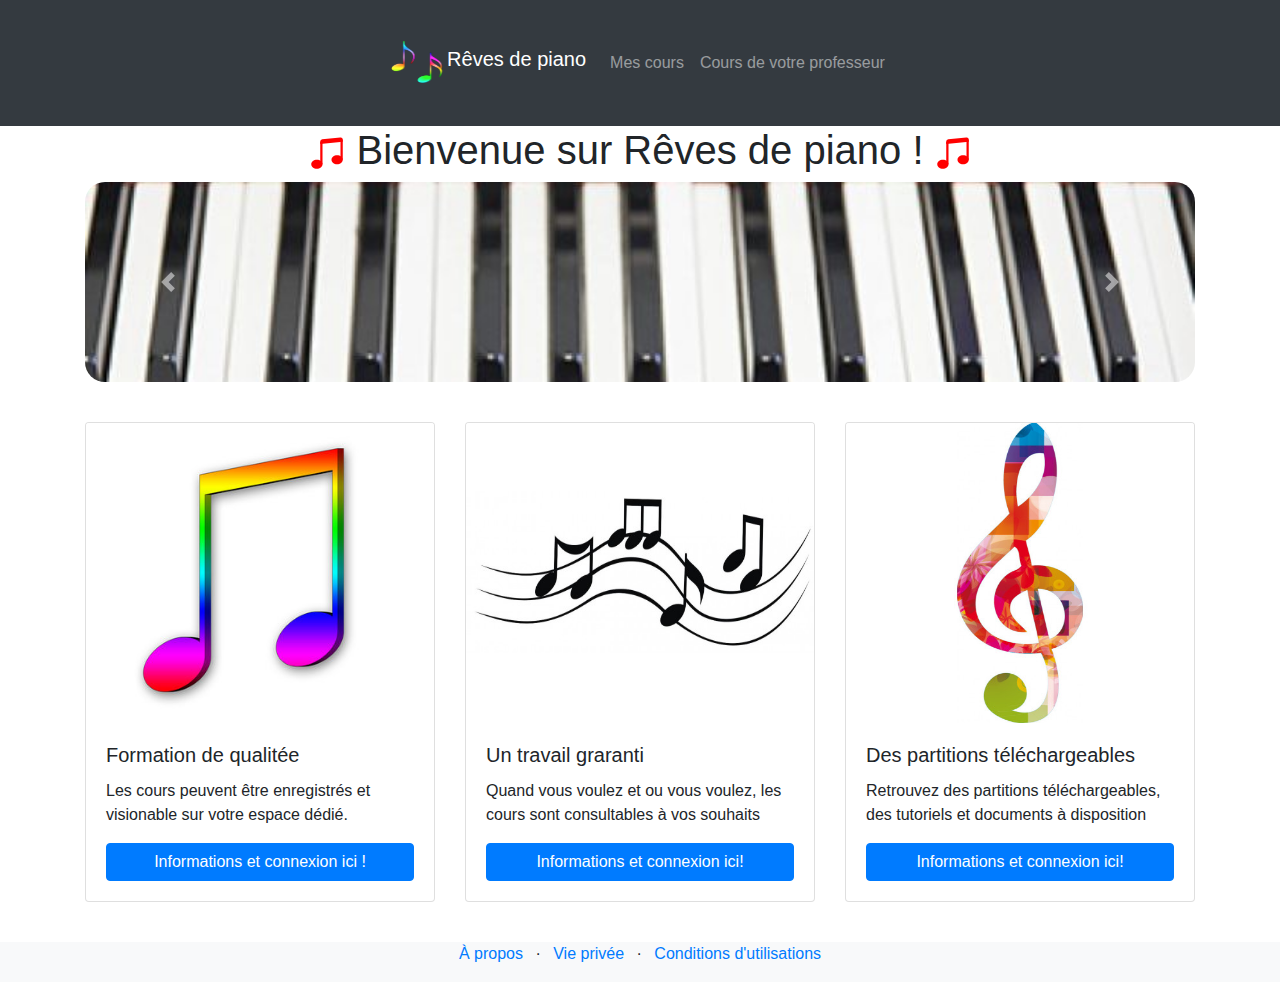
<file: index.html>
<!DOCTYPE html>
<html lang="en">

<head>





 <!-- Google Tag Manager -->
<script>(function(w,d,s,l,i){w[l]=w[l]||[];w[l].push({'gtm.start':
new Date().getTime(),event:'gtm.js'});var f=d.getElementsByTagName(s)[0],
j=d.createElement(s),dl=l!='dataLayer'?'&l='+l:'';j.async=true;j.src=
'https://www.googletagmanager.com/gtm.js?id='+i+dl;f.parentNode.insertBefore(j,f);
})(window,document,'script','dataLayer','GTM-NHVDGN8');</script>
<!-- End Google Tag Manager -->
  <meta charset="utf-8" />
  <meta name="viewport" content="width=device-width, initial-scale=1, shrink-to-fit=no" />
    <link
  rel="stylesheet"
  href="https://stackpath.bootstrapcdn.com/bootstrap/4.4.1/css/bootstrap.min.css"
  integrity="sha384-Vkoo8x4CGsO3+Hhxv8T/Q5PaXtkKtu6ug5TOeNV6gBiFeWPGFN9MuhOf23Q9Ifjh"
  crossorigin="anonymous"
  >
  <link rel="stylesheet" type="text/css" href="css/style.css" media="all"/>


  <title>Rêves de piano</title>
</head>

<body>
  <!-- Google Tag Manager (noscript) -->
<noscript><iframe src="https://www.googletagmanager.com/ns.html?id=GTM-NHVDGN8"
  height="0" width="0" style="display:none;visibility:hidden"></iframe></noscript>
  <!-- End Google Tag Manager (noscript) -->
  <div class="bg-dark">
    <div class="container d-flex flexcent paddingtop paddingbottom ">
      <div class="row  ">
        <nav class="col navbar navbar-expand-lg navbar-dark  ">
          
            <img src="img/1.png" width="60" height="50" alt="Site logo">
            
           <h1 class="navbar-brand  "> Rêves de piano</h1>  
          <button class="navbar-toggler" type="button" data-toggle="collapse" data-target="#navbarContent" aria-controls="navbarSupportedContent" aria-expanded="false" aria-label="Toggle navigation">
            <span class="navbar-toggler-icon"></span>
          </button>
          <div id="navbarContent" class="collapse navbar-collapse ">
            <ul class="navbar-nav">
             
              <li class="nav-item">
                <a class="nav-link" href="connexion.html">Mes cours</a>
              </li>
			    </li>
              <li class="nav-item">
                <a class="nav-link" href="lesson-1.html">Cours de votre professeur</a>
              </li>
            </ul>
          </div>
        </nav>
      </div>
    </div>
  </div>
  <div class="container">
    <div class="row">
      <div class="col col-xs-12 col-sm-12">
        <div class="jumbotron-md-12 widthall text-center colorcha">

            <h1>  <svg xmlns="http://www.w3.org/2000/svg" width="36" height="36" fill="red" class="bi bi-music-note-beamed" viewBox="0 0 16 16">
                <path d="M6 13c0 1.105-1.12 2-2.5 2S1 14.105 1 13c0-1.104 1.12-2 2.5-2s2.5.896 2.5 2zm9-2c0 1.105-1.12 2-2.5 2s-2.5-.895-2.5-2 1.12-2 2.5-2 2.5.895 2.5 2z"/>
                <path fill-rule="evenodd" d="M14 11V2h1v9h-1zM6 3v10H5V3h1z"/>
                <path d="M5 2.905a1 1 0 0 1 .9-.995l8-.8a1 1 0 0 1 1.1.995V3L5 4V2.905z"/>
              </svg>



        Bienvenue sur Rêves de piano ! 
          <svg xmlns="http://www.w3.org/2000/svg" width="36" height="36" fill="red" class="bi bi-music-note-beamed" viewBox="0 0 16 16">
            <path d="M6 13c0 1.105-1.12 2-2.5 2S1 14.105 1 13c0-1.104 1.12-2 2.5-2s2.5.896 2.5 2zm9-2c0 1.105-1.12 2-2.5 2s-2.5-.895-2.5-2 1.12-2 2.5-2 2.5.895 2.5 2z"/>
            <path fill-rule="evenodd" d="M14 11V2h1v9h-1zM6 3v10H5V3h1z"/>
            <path d="M5 2.905a1 1 0 0 1 .9-.995l8-.8a1 1 0 0 1 1.1.995V3L5 4V2.905z"/>
          </svg> </h1>
        </div>
      </div>
    </div>




    <div id="carouselControls" class="carousel slide" data-ride="carousel">
        <div class="carousel-inner">
            <div class="carousel slide marbotm " data-ride="carousel">
                <div class="carousel-inner radiusimg text ">
                   <div class="carousel-item active ">
                      <img src="carousel/apprenant.jpg"  class="d-block w-100" alt="...">
                   </div>
                   <div class="carousel-item radiusimg  ">
                      <img src="carousel/apprenant2.jpg"   class="d-block w-100" alt="...">
                   </div>
                   <div class="carousel-item radiusimg  ">
                    <img src="carousel/apprenant3.jpg"   class="d-block w-100" alt="...">
                 </div>
                 <div class="carousel-item radiusimg  ">
                    <img src="carousel/apprenant4.jpg"   class="d-block w-100" alt="...">
                 </div>
                </div>
             </div>


             
   
        <a class="carousel-control-prev" href="#carouselControls" role="button" data-slide="prev">
           <span class="carousel-control-prev-icon" aria-hidden="true"></span>
           <span class="sr-only">Précédent</span>
        </a>
        <a class="carousel-control-next" href="#carouselControls" role="button" data-slide="next">
           <span class="carousel-control-next-icon" aria-hidden="true"></span>
           <span class="sr-only">Suivant</span>
        </a>
     </div>


    </div>







     <div class="row martopp ">
        <div class="col-12 col-lg-4">
          <div class="card">
            <img src="img/4.png" height ="300px" alt="certificate" class="card-img-top">
            <div class="card-body d-flex flex-column">
              <h5 class="card-title">Formation de qualitée</h5>
              <p class="card-text">Les cours peuvent être enregistrés et visionable sur votre espace dédié.</p>
			  <a class="btn btn-primary stretched-link" href="connexion.html" role="button">Informations et connexion ici ! </a>
            </div>
          </div>
        </div>












   


        <div class="col-12 col-lg-4">
            <div class="card">
                <img src="img/2.png" height ="300px"alt="instructor" class="card-img-top">
                <div class="card-body d-flex flex-column">
                <h5 class="card-title">Un travail graranti</h5>
                <p class="card-text">Quand vous voulez et ou vous voulez, les cours sont consultables à vos souhaits</p>
				<a class="btn btn-primary stretched-link" href="lesson-1.html" role="button">Informations et connexion ici!  </a>
              </div>
            </div>
          </div>



          <div class="col-12 col-lg-4">
            <div class="card">
              <img src="img/3.png" height ="300px" alt="job search" class="card-img-top">
              <div class="card-body d-flex flex-column">
                <h5 class="card-title">Des partitions téléchargeables</h5>
                <p class="card-text">Retrouvez des partitions téléchargeables, des tutoriels et documents à disposition</p>
				<a class="btn btn-primary stretched-link" href="lesson-1.html" role="button">Informations et connexion ici!  </a>
              </div>
            </div>
          </div>
        </div>
      </div>
  <div class="bg-light">
    <div class="container martopp">
      <div class="row">
        <div class="col">
          <ul class="list-inline text-center">
            <li class="list-inline-item"><a href="#">À propos</a></li>
            <li class="list-inline-item">&middot;</li>
            <li class="list-inline-item"><a href="#">Vie privée</a></li>
            <li class="list-inline-item">&middot;</li>
            <li class="list-inline-item"><a href="#">Conditions d'utilisations</a></li>
          </ul>
        </div>
      </div>
    </div>
  </div>

  <!-- jQuery first, then Popper.js, then Bootstrap JS -->
  <script src="https://code.jquery.com/jquery-3.4.1.slim.min.js" integrity="sha384-J6qa4849blE2+poT4WnyKhv5vZF5SrPo0iEjwBvKU7imGFAV0wwj1yYfoRSJoZ+n" crossorigin="anonymous"></script>
  <script src="https://cdn.jsdelivr.net/npm/popper.js@1.16.0/dist/umd/popper.min.js" integrity="sha384-Q6E9RHvbIyZFJoft+2mJbHaEWldlvI9IOYy5n3zV9zzTtmI3UksdQRVvoxMfooAo" crossorigin="anonymous"></script>
  <script src="https://stackpath.bootstrapcdn.com/bootstrap/4.4.1/js/bootstrap.min.js" integrity="sha384-wfSDF2E50Y2D1uUdj0O3uMBJnjuUD4Ih7YwaYd1iqfktj0Uod8GCExl3Og8ifwB6" crossorigin="anonymous"></script>

</body>
</html>
</file>
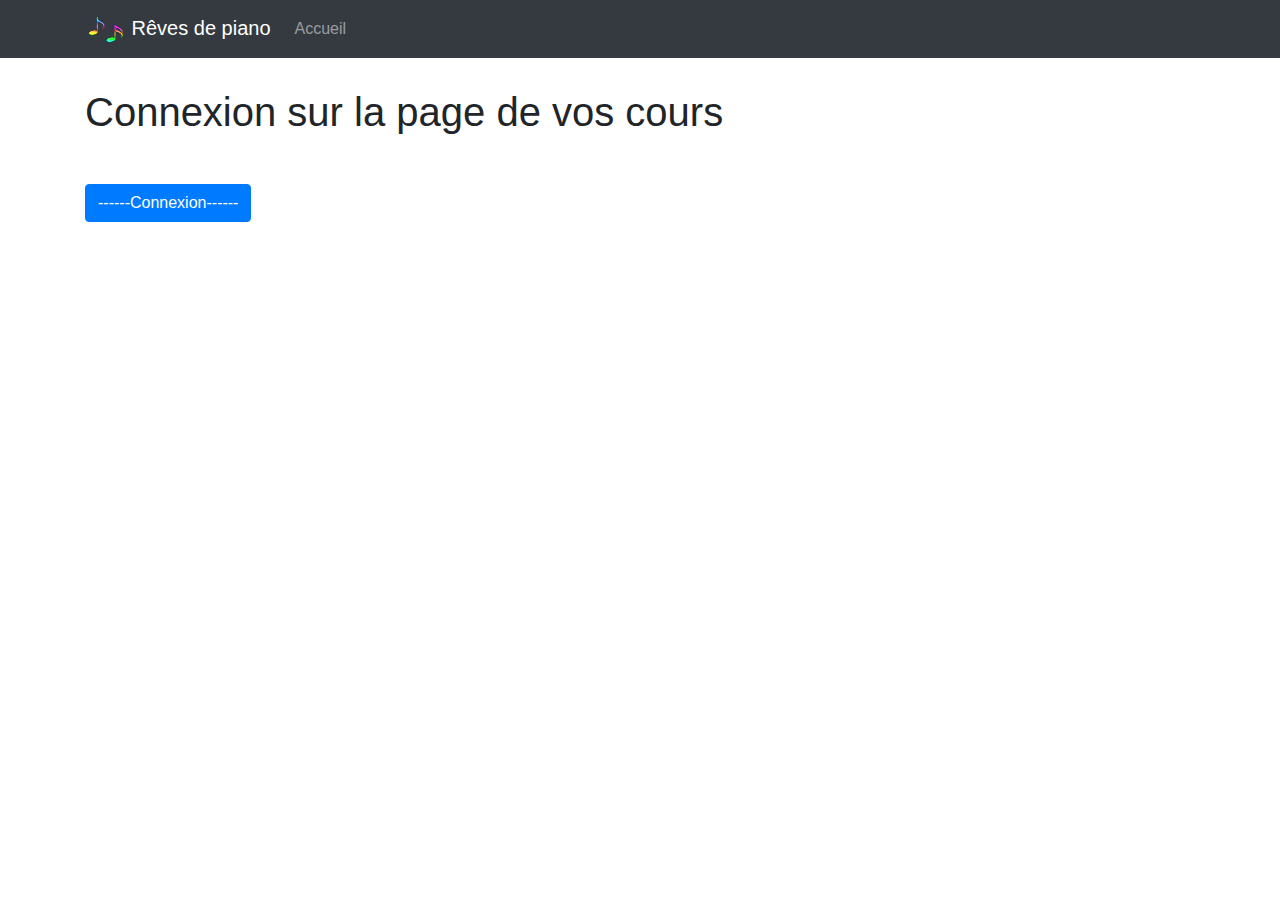
<file: connexion.html>
<!DOCTYPE html>
<html lang="en">

<head>
  <!-- Google Tag Manager -->
<script>(function(w,d,s,l,i){w[l]=w[l]||[];w[l].push({'gtm.start':
  new Date().getTime(),event:'gtm.js'});var f=d.getElementsByTagName(s)[0],
  j=d.createElement(s),dl=l!='dataLayer'?'&l='+l:'';j.async=true;j.src=
  'https://www.googletagmanager.com/gtm.js?id='+i+dl;f.parentNode.insertBefore(j,f);
  })(window,document,'script','dataLayer','GTM-NHVDGN8');</script>
  <!-- End Google Tag Manager -->
  <meta charset="utf-8" />
  <meta name="viewport" content="width=device-width, initial-scale=1, shrink-to-fit=no" />

  <link
  rel="stylesheet"
  href="https://stackpath.bootstrapcdn.com/bootstrap/4.4.1/css/bootstrap.min.css"
  integrity="sha384-Vkoo8x4CGsO3+Hhxv8T/Q5PaXtkKtu6ug5TOeNV6gBiFeWPGFN9MuhOf23Q9Ifjh"
  crossorigin="anonymous"
  >


  <link rel="stylesheet" type="text/css" href="../css/style.css" media="all"/>
  <title>Rêves de piano</title>
</head>

<body>

<!-- Google Tag Manager (noscript) -->
<noscript><iframe src="https://www.googletagmanager.com/ns.html?id=GTM-NHVDGN8"
  height="0" width="0" style="display:none;visibility:hidden"></iframe></noscript>
  <!-- End Google Tag Manager (noscript) -->




  <div class="bg-dark">
    <div class="container ">
      <div class="row">
        <nav class="col navbar navbar-expand-lg navbar-dark">
          <a class="navbar-brand " href="index.html">
            <img src="img/1.png" width="40" height="30" alt="Site logo">
            
            Rêves de piano</a>
          <button class="navbar-toggler" type="button" data-toggle="collapse" data-target="#navbarContent" aria-controls="navbarSupportedContent" aria-expanded="false" aria-label="Toggle navigation">
            <span class="navbar-toggler-icon"></span>
          </button>
          <div id="navbarContent" class="collapse navbar-collapse">
            <ul class="navbar-nav">
              <li class="nav-item">
                <a class="nav-link" href="index.html">Accueil</a>
              </li>
             
            </ul>
          </div>
        </nav>
      </div>
    </div>
  </div>
  <div class="container paddingtop ">
    <div class="row">
      <div class="col ">
        <h1>Connexion sur la page de vos cours</h1>
        <a class="btn btn-primary stretched-link martopp " href="connexion/dossier1/fichier1.html" role="button">------Connexion------</a>
      </div>
    </div>

    


</body>
</html>
</file>
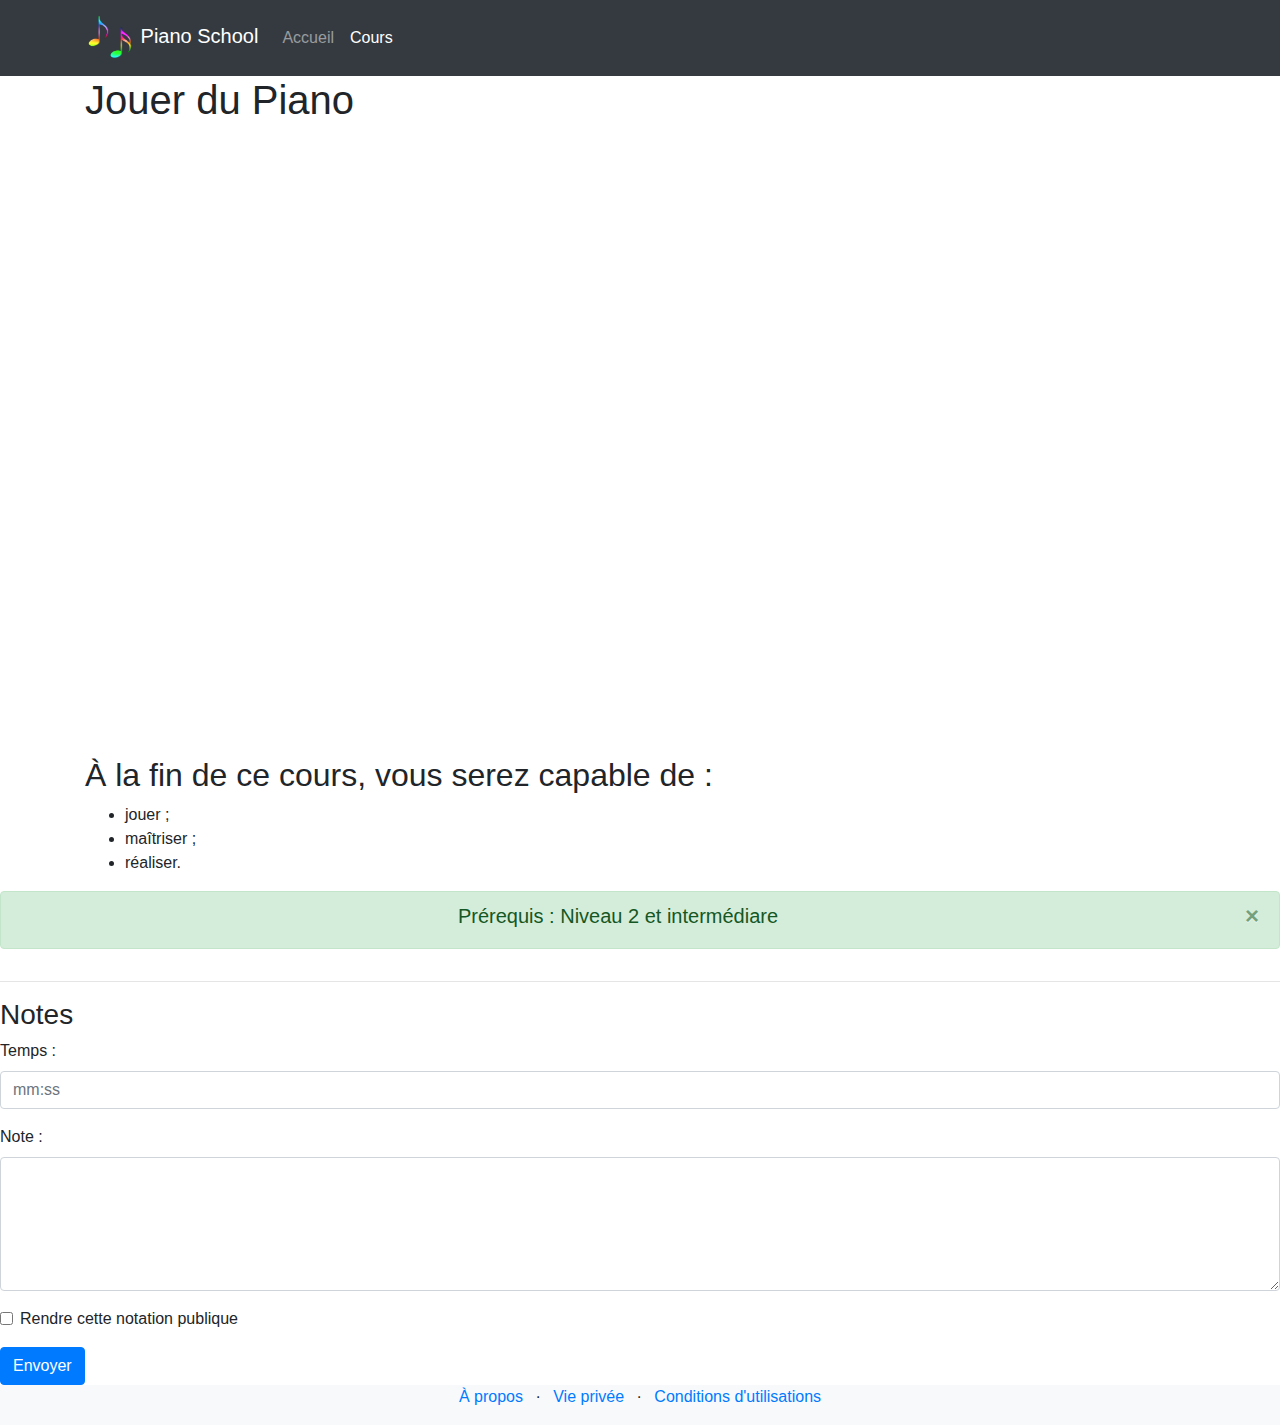
<file: lesson-1.html>
<!DOCTYPE html>
<html lang="en">
  <head>
   <!-- Google Tag Manager -->
<script>(function(w,d,s,l,i){w[l]=w[l]||[];w[l].push({'gtm.start':
  new Date().getTime(),event:'gtm.js'});var f=d.getElementsByTagName(s)[0],
  j=d.createElement(s),dl=l!='dataLayer'?'&l='+l:'';j.async=true;j.src=
  'https://www.googletagmanager.com/gtm.js?id='+i+dl;f.parentNode.insertBefore(j,f);
  })(window,document,'script','dataLayer','GTM-NHVDGN8');</script>
  <!-- End Google Tag Manager -->
    <meta charset="utf-8" />
    <meta
      name="viewport"
      content="width=device-width, initial-scale=1, shrink-to-fit=no"
    />

    <link
    rel="stylesheet"
    href="https://stackpath.bootstrapcdn.com/bootstrap/4.4.1/css/bootstrap.min.css"
    integrity="sha384-Vkoo8x4CGsO3+Hhxv8T/Q5PaXtkKtu6ug5TOeNV6gBiFeWPGFN9MuhOf23Q9Ifjh"
    crossorigin="anonymous"
    >
      <title>Piano School</title>
  </head>
  <body>
    <!-- Google Tag Manager (noscript) -->
<noscript><iframe src="https://www.googletagmanager.com/ns.html?id=GTM-NHVDGN8"
  height="0" width="0" style="display:none;visibility:hidden"></iframe></noscript>
  <!-- End Google Tag Manager (noscript) -->
    <nav class="navbar navbar-expand-lg navbar-dark bg-dark">
      <div class="container">
        <a class="navbar-brand" href="index.html">
          <img src="img/1.png" width="50" height="50" alt="Info Logo" />
          Piano School
        </a>
        <button
          class="navbar-toggler"
          type="button"
          data-toggle="collapse"
          data-target="#navbarSupportedContent"
          aria-controls="navbarSupportedContent"
          aria-expanded="false"
          aria-label="Toggle navigation"
        >
          <span class="navbar-toggler-icon"></span>
        </button>

        <div class="collapse navbar-collapse" id="navbarSupportedContent">
          <ul class="navbar-nav mr-auto">
            <li class="nav-item">
              <a class="nav-link" href="index.html">Accueil</a>
            </li>
            <li class="nav-item active">
              <a class="nav-link" href="lessons.html">Cours</a>
            </li>
          </ul>
        </div>
      </div>
    </nav>
    <div class="container">
      <div class="row">
        <div class="col">
          <h1>Jouer du Piano
          </h1>
        </div>
      </div>
      <div class="row">
        <div class="col">
          <div class="embed-responsive embed-responsive-16by9">
            <iframe width="560" height="315" src="https://www.youtube.com/embed/i7A8oFHM9Fc" title="YouTube video player" frameborder="0" allow="accelerometer; autoplay; clipboard-write; encrypted-media; gyroscope; picture-in-picture" allowfullscreen></iframe>
          </div>
        </div>
      </div>
      <div class="row">
        <div class="col">
          <h2>À la fin de ce cours, vous serez capable de :</h2>
          <ul>
            <li>jouer  ;</li>
            <li>maîtriser ;</li>
            <li>réaliser.</li>
          </ul>
        </div>
      </div>
    </div>

    <div class="alert alert-success alert-dismissible fade show text-center" role="alert">
      <h5 class="alert-heading">Prérequis : Niveau 2 et intermédiare</h5>
      <button type="button" class="close" data-dismiss="alert" aria-label="Close">
         <span aria-hidden="true">×</span>
      </button>
   </div>
    <div class="row">
      <div class="col">
        <hr>
        <h3>Notes</h3>
        <form>
          <div class="form-group">
            <label for="timeInput">Temps :</label>
            <input type="text" class="form-control" id="timeInput" placeholder="mm:ss" aria-describedby="timeHelp">
          </div>
          <div class="form-group">
            <label for="note">Note :</label>
            <textarea id="note" rows="5" class="form-control" required></textarea>
          </div>
          <div class="form-group">
            <div class="form-check">
              <input class="form-check-input" type="checkbox" id="gridCheck">
              <label class="form-check-label" for="gridCheck">
                Rendre cette notation publique
              </label>
            </div>
          </div>
          <button type="submit" class="btn btn-primary">Envoyer</button>
        </form>
      </div>
    </div>
  </div>


    <div class="bg-light">
      <div class="container">
        <div class="row">
          <div class="col">
            <ul class="list-inline text-center">
              <li class="list-inline-item"><a href="#">À propos</a></li>
              <li class="list-inline-item">&middot;</li>
              <li class="list-inline-item"><a href="#">Vie privée</a></li>
              <li class="list-inline-item">&middot;</li>
              <li class="list-inline-item"><a href="#">Conditions d'utilisations</a></li>
            </ul>
          </div>
        </div>
      </div>
    </div>


    <!-- jQuery first, then Popper.js, then Bootstrap JS -->
    <script src="https://code.jquery.com/jquery-3.4.1.slim.min.js" integrity="sha384-J6qa4849blE2+poT4WnyKhv5vZF5SrPo0iEjwBvKU7imGFAV0wwj1yYfoRSJoZ+n" crossorigin="anonymous"></script>
    <script src="https://cdn.jsdelivr.net/npm/popper.js@1.16.0/dist/umd/popper.min.js" integrity="sha384-Q6E9RHvbIyZFJoft+2mJbHaEWldlvI9IOYy5n3zV9zzTtmI3UksdQRVvoxMfooAo" crossorigin="anonymous"></script>
    <script src="https://stackpath.bootstrapcdn.com/bootstrap/4.4.1/js/bootstrap.min.js" integrity="sha384-wfSDF2E50Y2D1uUdj0O3uMBJnjuUD4Ih7YwaYd1iqfktj0Uod8GCExl3Og8ifwB6" crossorigin="anonymous"></script>
  </body>
  </html>
</file>
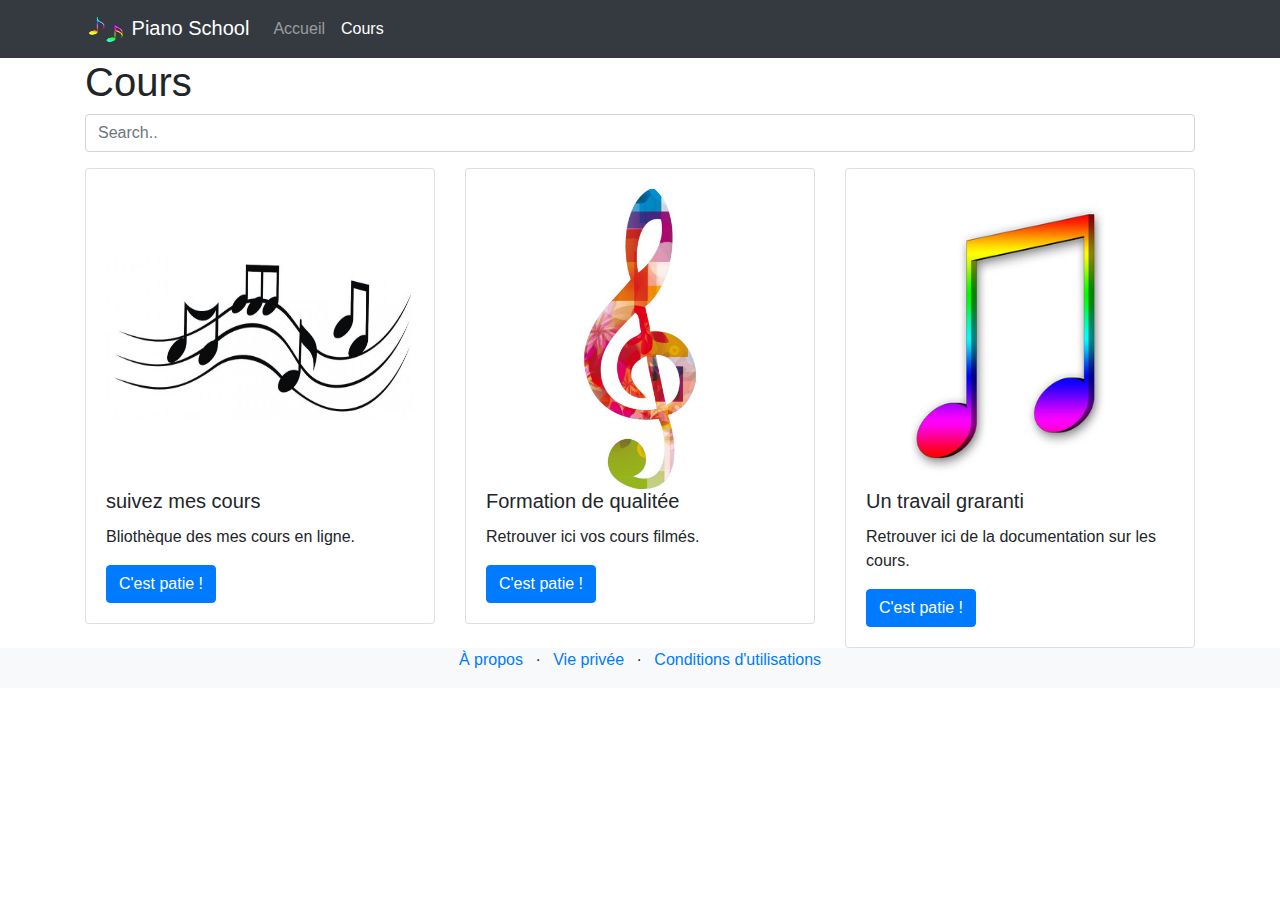
<file: lessons.html>
<!DOCTYPE html>
<html lang="en">

<head>
  <!-- Required meta tags -->
  <meta charset="utf-8" />
  <meta name="viewport" content="width=device-width, initial-scale=1, shrink-to-fit=no" />

  <link
  rel="stylesheet"
  href="https://stackpath.bootstrapcdn.com/bootstrap/4.4.1/css/bootstrap.min.css"
  integrity="sha384-Vkoo8x4CGsO3+Hhxv8T/Q5PaXtkKtu6ug5TOeNV6gBiFeWPGFN9MuhOf23Q9Ifjh"
  crossorigin="anonymous"
  >
  <title>Piano School</title>
</head>

<body>






  <div class="bg-dark">
    <div class="container">
      <div class="row">
        <nav class="col navbar navbar-expand-lg navbar-dark">
          <a class="navbar-brand" href="index.html">
            <img src="img/1.png" width="40" height="30" alt="Site logo">
            
            Piano School</a>
          <button class="navbar-toggler" type="button" data-toggle="collapse" data-target="#navbarContent" aria-controls="navbarSupportedContent" aria-expanded="false" aria-label="Toggle navigation">
            <span class="navbar-toggler-icon"></span>
          </button>
          <div id="navbarContent" class="collapse navbar-collapse">
            <ul class="navbar-nav">
              <li class="nav-item">
                <a class="nav-link" href="index.html">Accueil</a>
              </li>
              <li class="nav-item active">
                <a class="nav-link" href="lessons.html">Cours</a>
              </li>
            </ul>
          </div>
        </nav>
      </div>
    </div>
  </div>
  <div class="container">
    <div class="row">
      <div class="col">
        <h1>Cours</h1>
      </div>
    </div>

    <div class="row mb-3">
      <div class="col">
         <input class="form-control" id="searchInput" type="text" placeholder="Search..">
      </div>
   </div>


    <div class="row" id="lessonList">
      <div class="col-12 col-lg-4">
        <div class="card martopp">
          <div class="card-body">
            <img src="img/2.png" height ="300px"alt="instructor" class="card-img-top">
            <h5 class="card-title">suivez mes cours</h5>
            <p class="card-text">Bliothèque des mes cours en ligne.</p>
     
<a class="btn btn-primary stretched-link" href="lesson-1.html" role="button">C'est patie ! </a>
          </div>
        </div>
      </div>
      <div class="col-12 col-lg-4">
        <div class="card martopp">
          <div class="card-body">
            <img src="img/3.png" height ="300px"alt="instructor" class="card-img-top">
            <h5 class="card-title">Formation de qualitée</h5>
            <p class="card-text">Retrouver ici vos cours filmés.</p>
            <a class="btn btn-primary stretched-link" href="lesson-1.html" role="button">C'est patie ! </a>
          </div>
        </div>
      </div>
      <div class="col-12 col-lg-4">
        <div class="card martopp">
          <div class="card-body">
            <img src="img/4.png" height ="300px"alt="instructor" class="card-img-top">
            <h5 class="card-title">Un travail graranti</h5>
            <p class="card-text ">Retrouver ici de la documentation sur les cours.</p>
            <a class="btn btn-primary stretched-link " href="lesson-1.html" role="button">C'est patie ! </a>
          </div>
        </div>
      </div>
    </div>
  </div>
  <div class="bg-light">
    <div class="container">
      <div class="row">
        <div class="col">
          <ul class="list-inline text-center">
            <li class="list-inline-item"><a href="#">À propos</a></li>
            <li class="list-inline-item">&middot;</li>
            <li class="list-inline-item"><a href="#">Vie privée</a></li>
            <li class="list-inline-item">&middot;</li>
            <li class="list-inline-item"><a href="#">Conditions d'utilisations</a></li>
          </ul>
        </div>
      </div>
    </div>
  </div>

  <!-- jQuery first, then Popper.js, then Bootstrap JS -->
  <script src="https://code.jquery.com/jquery-3.4.1.slim.min.js" integrity="sha384-J6qa4849blE2+poT4WnyKhv5vZF5SrPo0iEjwBvKU7imGFAV0wwj1yYfoRSJoZ+n" crossorigin="anonymous"></script>
  <script src="https://cdn.jsdelivr.net/npm/popper.js@1.16.0/dist/umd/popper.min.js" integrity="sha384-Q6E9RHvbIyZFJoft+2mJbHaEWldlvI9IOYy5n3zV9zzTtmI3UksdQRVvoxMfooAo" crossorigin="anonymous"></script>
  <script src="https://stackpath.bootstrapcdn.com/bootstrap/4.4.1/js/bootstrap.min.js" integrity="sha384-wfSDF2E50Y2D1uUdj0O3uMBJnjuUD4Ih7YwaYd1iqfktj0Uod8GCExl3Og8ifwB6" crossorigin="anonymous"></script>


  <script>
    $(document).ready(function(){
       $("#searchInput").on("keyup", function() {
          var value = $(this).val().toLowerCase();
          $("#lessonList .col-12").filter(function() {
             $(this).toggle($(this).text().toLowerCase().indexOf(value) > -1)
          });
       });
    });
 </script>


</body>
</html>
</file>
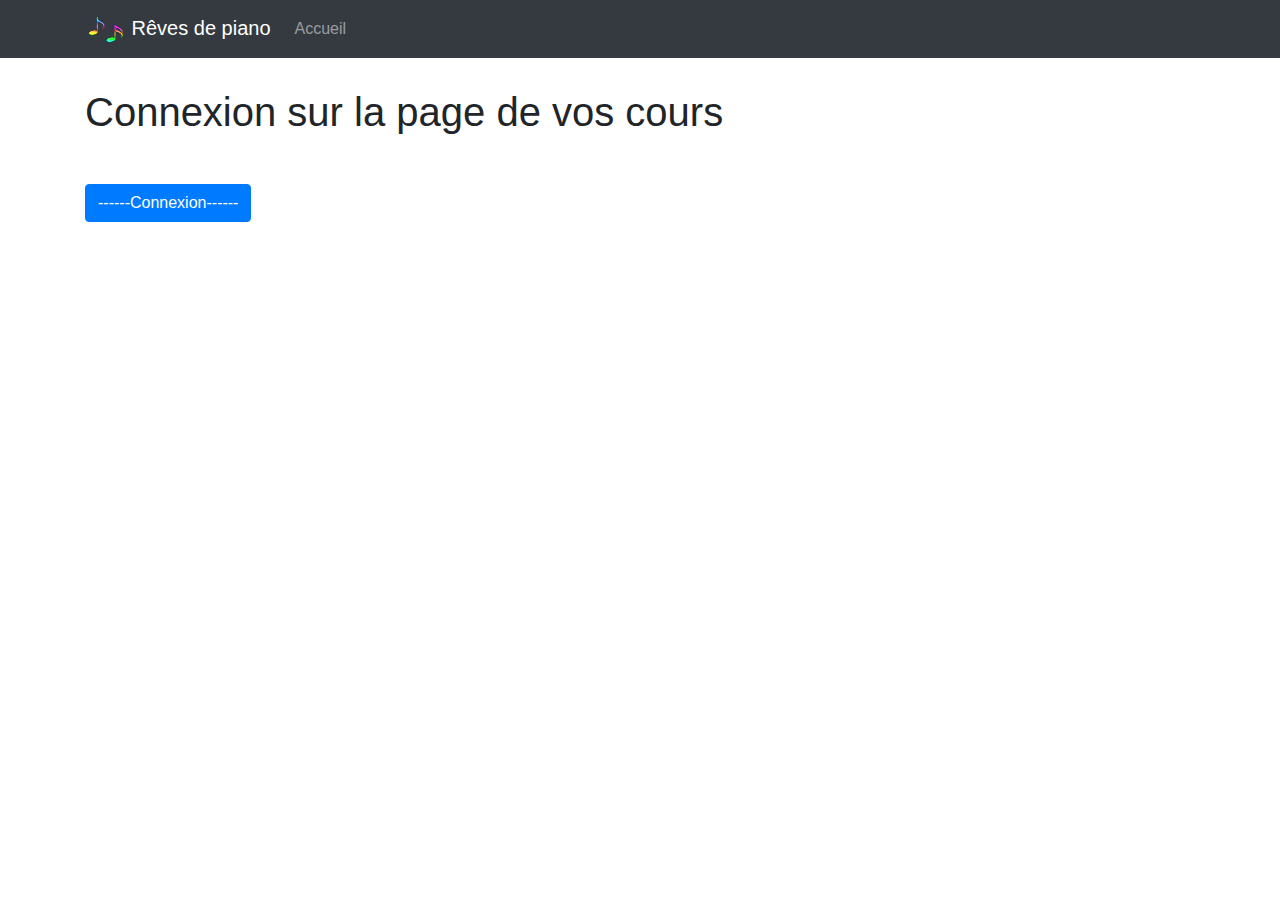
<file: connexion/connexion.html>
<!DOCTYPE html>
<html lang="en">

<head>
  <!-- Required meta tags -->
  <meta charset="utf-8" />
  <meta name="viewport" content="width=device-width, initial-scale=1, shrink-to-fit=no" />

  <link
  rel="stylesheet"
  href="https://stackpath.bootstrapcdn.com/bootstrap/4.4.1/css/bootstrap.min.css"
  integrity="sha384-Vkoo8x4CGsO3+Hhxv8T/Q5PaXtkKtu6ug5TOeNV6gBiFeWPGFN9MuhOf23Q9Ifjh"
  crossorigin="anonymous"
  >


  <link rel="stylesheet" type="text/css" href="../css/style.css" media="all"/>
  <title>Rêves de piano</title>
</head>

<body>






  <div class="bg-dark">
    <div class="container ">
      <div class="row">
        <nav class="col navbar navbar-expand-lg navbar-dark">
          <a class="navbar-brand " href="index.html">
            <img src="../../img/1.png" width="40" height="30" alt="Site logo">
            
            Rêves de piano</a>
          <button class="navbar-toggler" type="button" data-toggle="collapse" data-target="#navbarContent" aria-controls="navbarSupportedContent" aria-expanded="false" aria-label="Toggle navigation">
            <span class="navbar-toggler-icon"></span>
          </button>
          <div id="navbarContent" class="collapse navbar-collapse">
            <ul class="navbar-nav">
              <li class="nav-item">
                <a class="nav-link" href="index.html">Accueil</a>
              </li>
             
            </ul>
          </div>
        </nav>
      </div>
    </div>
  </div>
  <div class="container paddingtop ">
    <div class="row">
      <div class="col ">
        <h1>Connexion sur la page de vos cours</h1>
        <a class="btn btn-primary stretched-link martopp " href="connexion/dossier1/fichier1.html" role="button">------Connexion------</a>
      </div>
    </div>

    


</body>
</html>
</file>
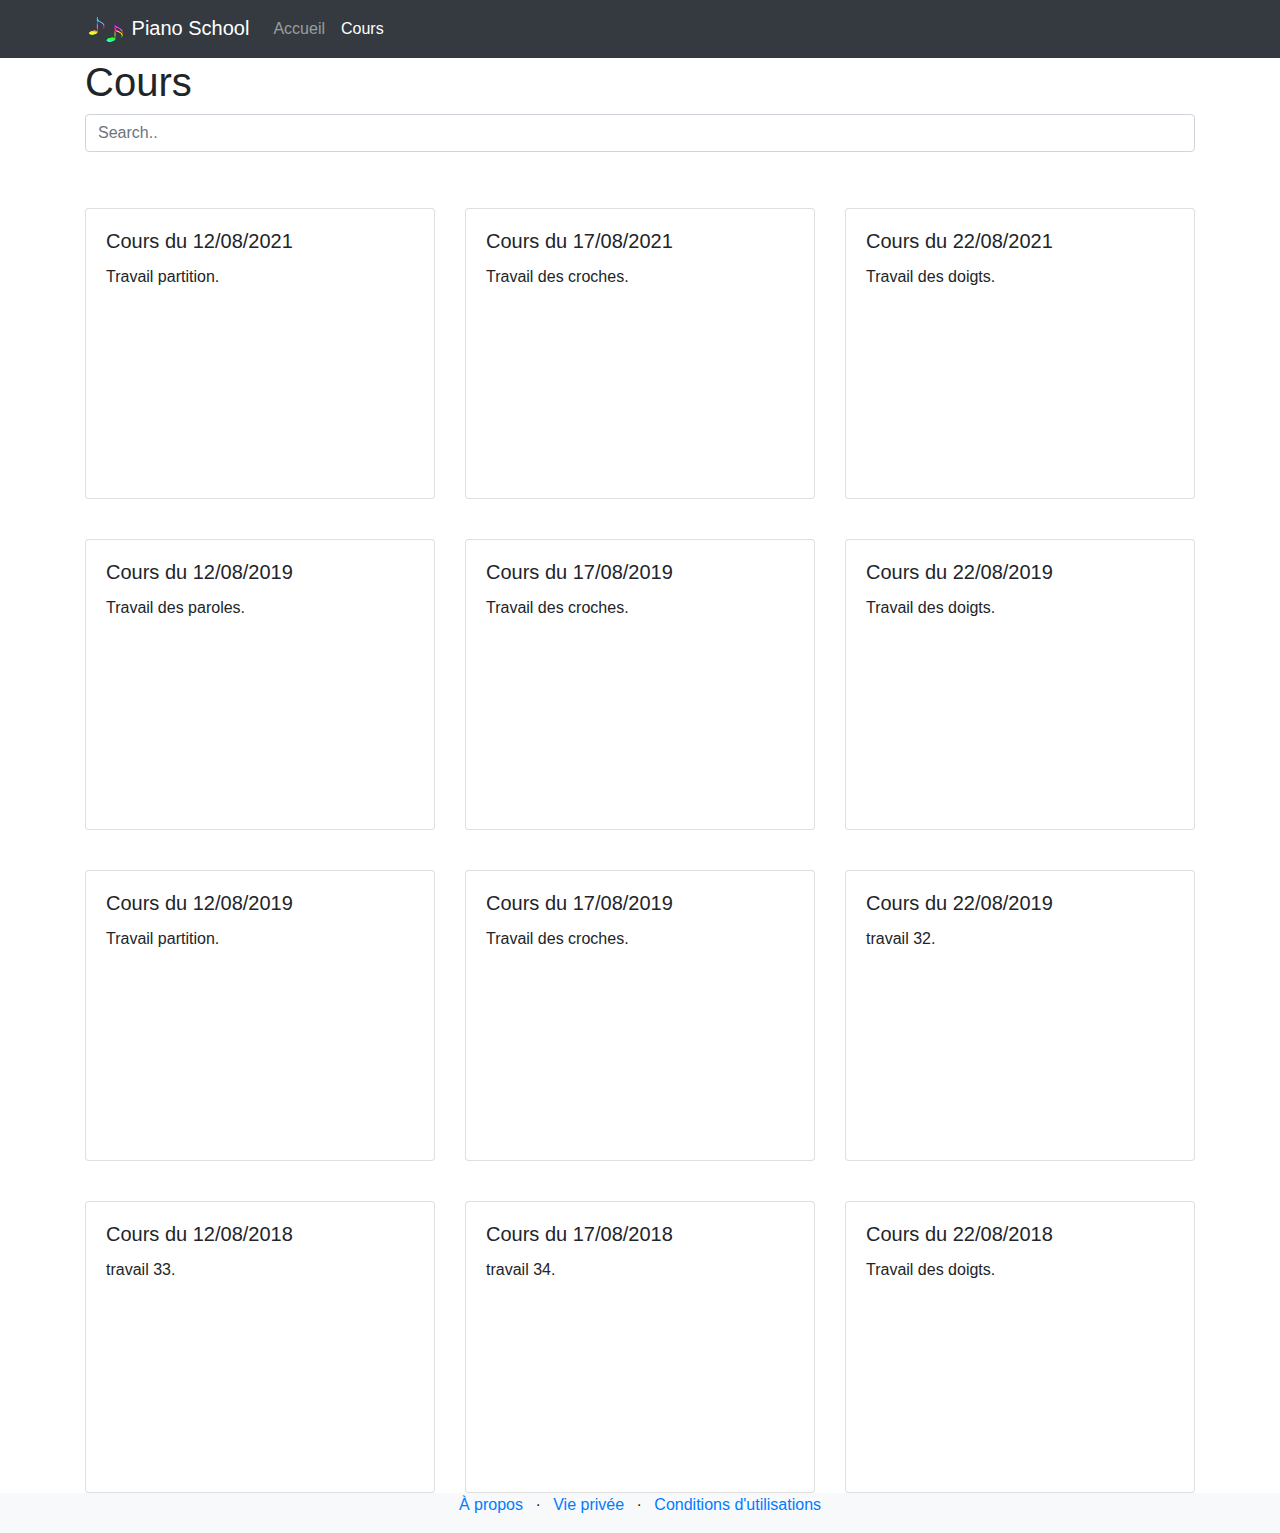
<file: connexion/dossier1/fichier1.html>
<!DOCTYPE html>
<html lang="en">

<head>
  <!-- Google Tag Manager -->
<script>(function(w,d,s,l,i){w[l]=w[l]||[];w[l].push({'gtm.start':
  new Date().getTime(),event:'gtm.js'});var f=d.getElementsByTagName(s)[0],
  j=d.createElement(s),dl=l!='dataLayer'?'&l='+l:'';j.async=true;j.src=
  'https://www.googletagmanager.com/gtm.js?id='+i+dl;f.parentNode.insertBefore(j,f);
  })(window,document,'script','dataLayer','GTM-NHVDGN8');</script>
  <!-- End Google Tag Manager -->
  <meta charset="utf-8" />
  <meta name="viewport" content="width=device-width, initial-scale=1, shrink-to-fit=no" />

  <link
  rel="stylesheet"
  href="https://stackpath.bootstrapcdn.com/bootstrap/4.4.1/css/bootstrap.min.css"
  integrity="sha384-Vkoo8x4CGsO3+Hhxv8T/Q5PaXtkKtu6ug5TOeNV6gBiFeWPGFN9MuhOf23Q9Ifjh"
  crossorigin="anonymous"
  >

  <link rel="stylesheet" type="text/css" href="../../css/style.css" />

  <title>Piano School</title>
</head>

<body>
<!-- Google Tag Manager (noscript) -->
<noscript><iframe src="https://www.googletagmanager.com/ns.html?id=GTM-NHVDGN8"
  height="0" width="0" style="display:none;visibility:hidden"></iframe></noscript>
  <!-- End Google Tag Manager (noscript) -->





  <div class="bg-dark">
    <div class="container">
      <div class="row">
        <nav class="col navbar navbar-expand-lg navbar-dark">
          <a class="navbar-brand" href="../../index.html">
            <img src="../../img/1.png" width="40" height="30" alt="Site logo">
            
            Piano School</a>
          <button class="navbar-toggler" type="button" data-toggle="collapse" data-target="#navbarContent" aria-controls="navbarSupportedContent" aria-expanded="false" aria-label="Toggle navigation">
            <span class="navbar-toggler-icon"></span>
          </button>
          <div id="navbarContent" class="collapse navbar-collapse">
            <ul class="navbar-nav">
              <li class="nav-item">
                <a class="nav-link" href="../../index.html">Accueil</a>
              </li>
              <li class="nav-item active">
                <a class="nav-link" href="fichier1.html">Cours</a>
              </li>
            </ul>
          </div>
        </nav>
      </div>
    </div>
  </div>
  <div class="container">
    <div class="row">
      <div class="col">
        <h1>Cours</h1>
      </div>
    </div>

    <div class="row mb-3">
      <div class="col">
         <input class="form-control" id="searchInput" type="text" placeholder="Search..">
      </div>
   </div>


    <div class="row" id="lessonList" >



      <div class="col-12 col-lg-4 ">
        <div class="card martopp ">
          <div class="card-body ">
           
            <h5 class="card-title">Cours du 12/08/2021</h5>
            <p class="card-text">Travail partition.</p>
            <div class="resp-container">
            <iframe width="360" height="115" class="resp-iframe" src="https://www.youtube.com/embed/i7A8oFHM9Fc" title="YouTube video player" frameborder="0" allow="accelerometer; autoplay; clipboard-write; encrypted-media; gyroscope; picture-in-picture" allowfullscreen></iframe>
          
          </div>
          </div>
        </div>
      </div>
      <div class="col-12 col-lg-4">
        <div class="card martopp">
          <div class="card-body">
           
            <h5 class="card-title">Cours du 17/08/2021</h5>
            <p class="card-text">Travail des croches.</p>

            <div class="resp-container">
            <iframe width="360" height="115"  class="resp-iframe"src="https://www.youtube.com/embed/jKlI7OAO370" title="YouTube video player" frameborder="0" allow="accelerometer; autoplay; clipboard-write; encrypted-media; gyroscope; picture-in-picture" allowfullscreen></iframe>
          </div>
        </div>
      </div>
    </div>
      <div class="col-12 col-lg-4">
        <div class="card martopp">
          <div class="card-body">
          
            <h5 class="card-title">Cours du 22/08/2021</h5>
            <p class="card-text ">Travail des doigts.</p>
            <div class="resp-container">
              <iframe width="360" height="115" class="resp-iframe" src="https://www.youtube.com/embed/-PSQVUliRW4" title="YouTube video player" frameborder="0" allow="accelerometer; autoplay; clipboard-write; encrypted-media; gyroscope; picture-in-picture" allowfullscreen></iframe>
            </div>
          </div>
        </div>
      </div>


      <div class="col-12 col-lg-4 ">
        <div class="card martopp ">
          <div class="card-body ">
           
            <h5 class="card-title">Cours du 12/08/2019</h5>
            <p class="card-text">Travail des paroles.</p>
            <div class="resp-container">
              <iframe width="360" height="115" class="resp-iframe" src="https://www.youtube.com/embed/Whctz5dfAJI" title="YouTube video player" frameborder="0" allow="accelerometer; autoplay; clipboard-write; encrypted-media; gyroscope; picture-in-picture" allowfullscreen></iframe>
          
          </div>
          </div>
        </div>
      </div>
      <div class="col-12 col-lg-4">
        <div class="card martopp">
          <div class="card-body">
           
            <h5 class="card-title">Cours du 17/08/2019</h5>
            <p class="card-text">Travail des croches.</p>

            <div class="resp-container">
              <iframe width="360" height="115" class="resp-iframe" src="https://www.youtube.com/embed/XgmGoUcT57Q" title="YouTube video player" frameborder="0" allow="accelerometer; autoplay; clipboard-write; encrypted-media; gyroscope; picture-in-picture" allowfullscreen></iframe>
          </div>
        </div>
      </div>
    </div>
      <div class="col-12 col-lg-4">
        <div class="card martopp">
          <div class="card-body">
          
            <h5 class="card-title">Cours du 22/08/2019</h5>
            <p class="card-text ">Travail des doigts.</p>
            <div class="resp-container">
              <iframe width="360" height="115" class="resp-iframe" src="https://www.youtube.com/embed/R7FcEx64SJw" title="YouTube video player" frameborder="0" allow="accelerometer; autoplay; clipboard-write; encrypted-media; gyroscope; picture-in-picture" allowfullscreen></iframe>
            </div>
          </div>
        </div>
      </div>

      <div class="col-12 col-lg-4 ">
        <div class="card martopp ">
          <div class="card-body ">
           
            <h5 class="card-title">Cours du 12/08/2019</h5>
            <p class="card-text">Travail partition.</p>
            <div class="resp-container">
              <iframe width="360" height="115" class="resp-iframe"  src="https://www.youtube.com/embed/bE4Sp0c11es" title="YouTube video player" frameborder="0" allow="accelerometer; autoplay; clipboard-write; encrypted-media; gyroscope; picture-in-picture" allowfullscreen></iframe>
          
          </div>
          </div>
        </div>
      </div>
      <div class="col-12 col-lg-4">
        <div class="card martopp">
          <div class="card-body">
           
            <h5 class="card-title">Cours du 17/08/2019</h5>
            <p class="card-text">Travail des croches.</p>

            <div class="resp-container">
              <iframe width="360" height="115"  class="resp-iframe"  src="https://www.youtube.com/embed/Heekb7VbWRY" title="YouTube video player" frameborder="0" allow="accelerometer; autoplay; clipboard-write; encrypted-media; gyroscope; picture-in-picture" allowfullscreen></iframe>
          </div>
        </div>
      </div>
    </div>
      <div class="col-12 col-lg-4">
        <div class="card martopp">
          <div class="card-body">
          
            <h5 class="card-title">Cours du 22/08/2019</h5>
            <p class="card-text ">travail 32.</p>
            <div class="resp-container">
              <iframe width="360" height="115"  class="resp-iframe" src="https://www.youtube.com/embed/AQhTuh6M89I" title="YouTube video player" frameborder="0" allow="accelerometer; autoplay; clipboard-write; encrypted-media; gyroscope; picture-in-picture" allowfullscreen></iframe>
            </div>
          </div>
        </div>
      </div>

      <div class="col-12 col-lg-4 ">
        <div class="card martopp ">
          <div class="card-body ">
           
            <h5 class="card-title">Cours du 12/08/2018</h5>
            <p class="card-text">travail 33.</p>
            <div class="resp-container">
              <iframe width="360" height="115"class="resp-iframe"  src="https://www.youtube.com/embed/5bP4KFqyJow" title="YouTube video player" frameborder="0" allow="accelerometer; autoplay; clipboard-write; encrypted-media; gyroscope; picture-in-picture" allowfullscreen></iframe>
          
          </div>
          </div>
        </div>
      </div>
      <div class="col-12 col-lg-4">
        <div class="card martopp">
          <div class="card-body">
           
            <h5 class="card-title">Cours du 17/08/2018</h5>
            <p class="card-text">travail 34.</p>

            <div class="resp-container">
              <iframe width="360" height="115"  class="resp-iframe"  src="https://www.youtube.com/embed/qti8TpgV1P4" title="YouTube video player" frameborder="0" allow="accelerometer; autoplay; clipboard-write; encrypted-media; gyroscope; picture-in-picture" allowfullscreen></iframe> 
          </div>
        </div>
      </div>
    </div>
      <div class="col-12 col-lg-4">
        <div class="card martopp">
          <div class="card-body">
          
            <h5 class="card-title">Cours du 22/08/2018</h5>
            <p class="card-text ">Travail des doigts.</p>
            <div class="resp-container">
              <iframe width="360" height="115" class="resp-iframe" src="https://www.youtube.com/embed/-PSQVUliRW4" title="YouTube video player" frameborder="0" allow="accelerometer; autoplay; clipboard-write; encrypted-media; gyroscope; picture-in-picture" allowfullscreen></iframe>
            </div>
          </div>
        </div>
      </div>


      
      
    </div>
  </div>
  <div class="bg-light">
    <div class="container">
      <div class="row">
        <div class="col">
          <ul class="list-inline text-center">
            <li class="list-inline-item"><a href="#">À propos</a></li>
            <li class="list-inline-item">&middot;</li>
            <li class="list-inline-item"><a href="#">Vie privée</a></li>
            <li class="list-inline-item">&middot;</li>
            <li class="list-inline-item"><a href="#">Conditions d'utilisations</a></li>
          </ul>
        </div>
      </div>
    </div>






    
  </div>

  <!-- jQuery first, then Popper.js, then Bootstrap JS -->
  <script src="https://code.jquery.com/jquery-3.4.1.slim.min.js" integrity="sha384-J6qa4849blE2+poT4WnyKhv5vZF5SrPo0iEjwBvKU7imGFAV0wwj1yYfoRSJoZ+n" crossorigin="anonymous"></script>
  <script src="https://cdn.jsdelivr.net/npm/popper.js@1.16.0/dist/umd/popper.min.js" integrity="sha384-Q6E9RHvbIyZFJoft+2mJbHaEWldlvI9IOYy5n3zV9zzTtmI3UksdQRVvoxMfooAo" crossorigin="anonymous"></script>
  <script src="https://stackpath.bootstrapcdn.com/bootstrap/4.4.1/js/bootstrap.min.js" integrity="sha384-wfSDF2E50Y2D1uUdj0O3uMBJnjuUD4Ih7YwaYd1iqfktj0Uod8GCExl3Og8ifwB6" crossorigin="anonymous"></script>


  <script>
    $(document).ready(function(){
       $("#searchInput").on("keyup", function() {
          var value = $(this).val().toLowerCase();
          $("#lessonList .col-12").filter(function() {
             $(this).toggle($(this).text().toLowerCase().indexOf(value) > -1)
          });
       });
    });
 </script>


</body>
</html>
</file>
<file: css/style.css>
.paddingtop {

padding-top: 30px;

}

.paddingbottom {

    padding-bottom: 30px;
    
    }
.resp-container { 
        position: relative; 
        overflow: hidden; 
        padding-top: 56.25%; 
      }

.resp-iframe { 
        position: absolute; 
        top: 0; 
        left: 0; 
        width: 100%; 
        height: 100%; 
        border: 0; 
      }

    .bgcover {
background: cover;
background-color: black;
width: 100%;
    }


    .paddingri {



    }
    .flexcent {
display: flex;
justify-content: center;


    }


.martopp {

    margin-top: 40px;
}

.marbotm {

    margin-top: 0px;
}

.widthall {

    font-size: 10px;
}

.radiusimg {

    border-radius: 20px !important;
}
.boxshadow {

    box-shadow: 5px 5px 5px #888888;
}

.carousel-inner{
    width:100%;
    max-height: 200px !important;
  }
.aligndr
{
display: flex;
align-content: space-around;
align-items: flex-end;

}
</file>
